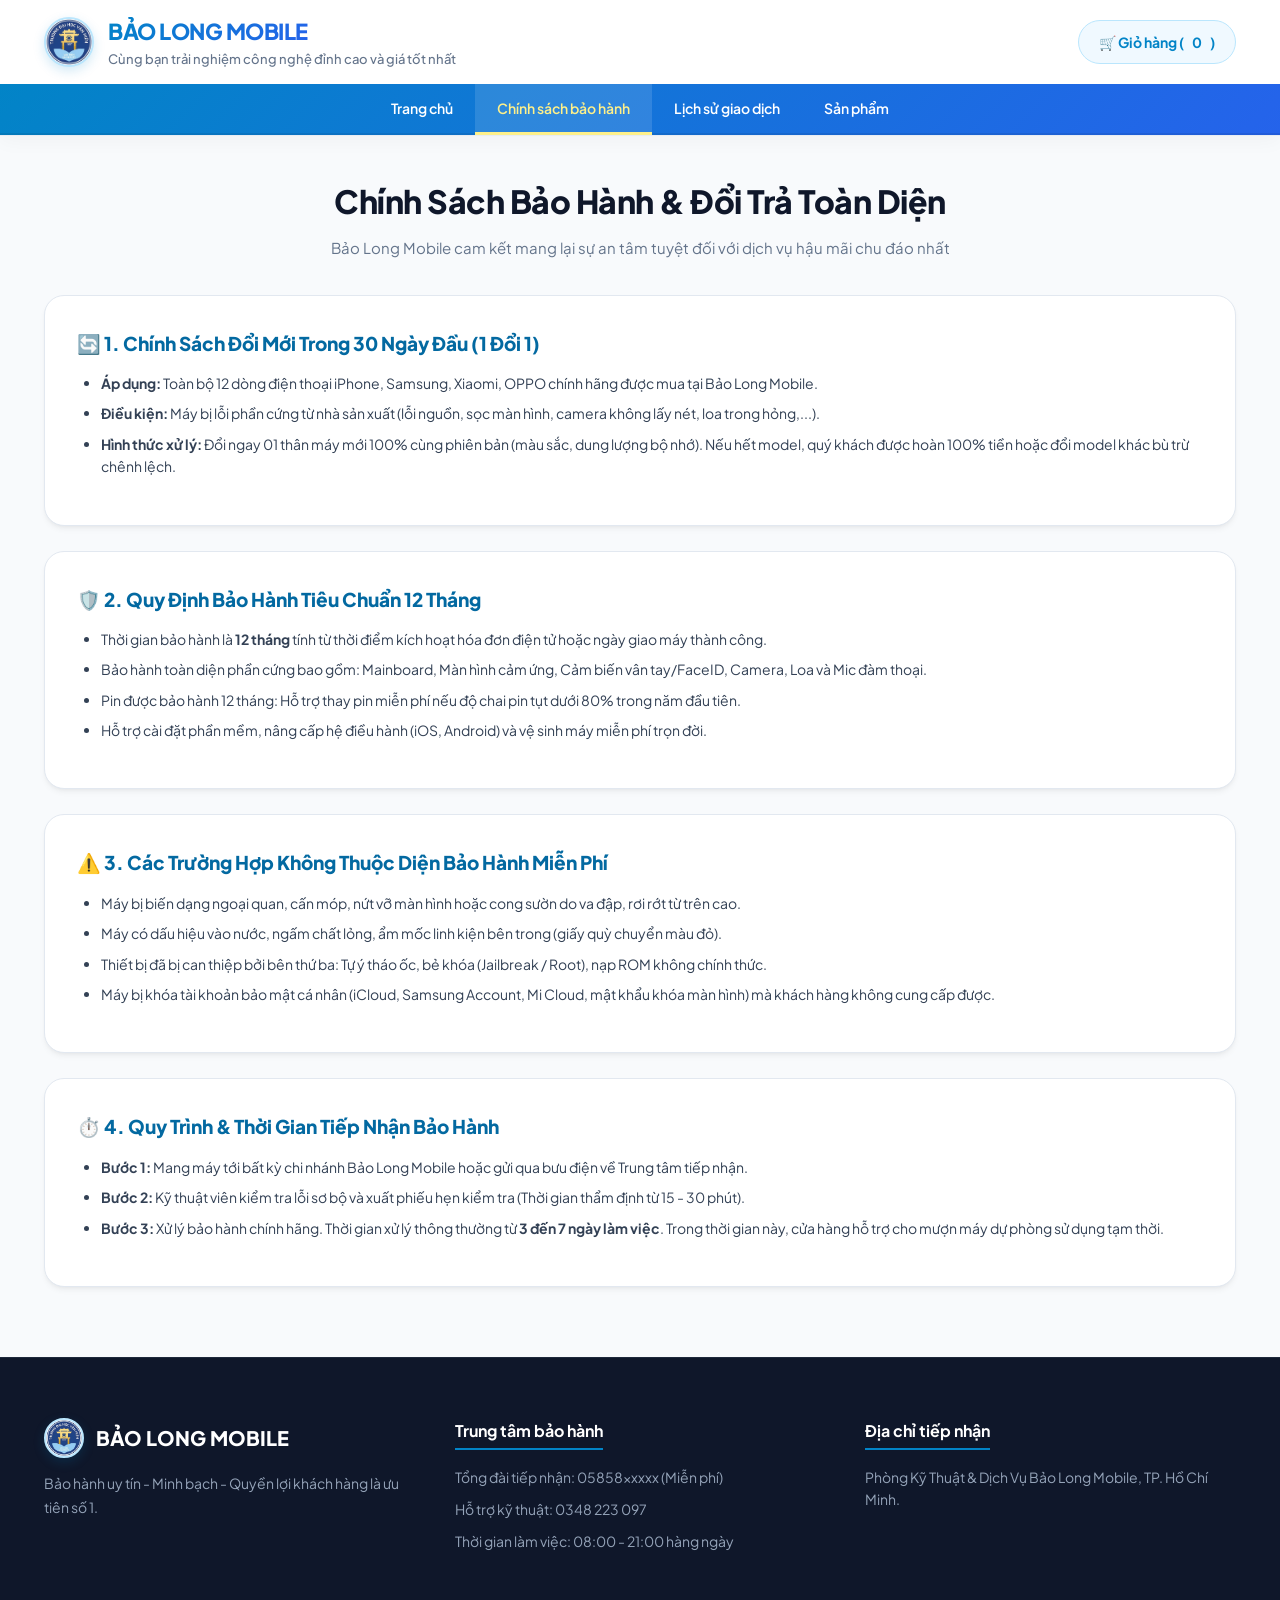
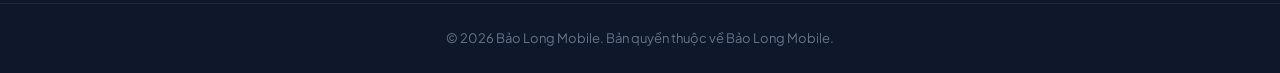
<file: chinhsach.html>
<!DOCTYPE html>
<html lang="vi">
<head>
    <meta charset="UTF-8">
    <meta name="viewport" content="width=device-width, initial-scale=1.0">
    <title>Chính Sách Bảo Hành & Đổi Trả - Bảo Long Mobile</title>
    <link rel="stylesheet" href="style.css">
</head>
<body>

    <header>
        <div class="header-container">
            <div class="header-logo-box">
                <div class="logo-img-wrapper">
                    <img src="anh1.png" alt="Logo Bảo Long Mobile">
                </div>
                <div class="header-title-box">
                    <h1><a href="index.html">BẢO LONG MOBILE</a></h1>
                    <p>Cùng bạn trải nghiệm công nghệ đỉnh cao và giá tốt nhất</p>
                </div>
            </div>
            <div class="header-cart" onclick="toggleCartModal()">
                🛒 Giỏ hàng (<span id="cartCount">0</span>)
            </div>
        </div>

        <nav>
            <a href="index.html">Trang chủ</a>
            <a href="chinhsach.html" class="active">Chính sách bảo hành</a>
            <a href="lichsu.html">Lịch sử giao dịch</a>
            <a href="index.html#phone-list">Sản phẩm</a>
        </nav>
    </header>

    <main class="main-wrapper">
        <h2 class="main-title">Chính Sách Bảo Hành & Đổi Trả Toàn Diện</h2>
        <p class="sub-heading">Bảo Long Mobile cam kết mang lại sự an tâm tuyệt đối với dịch vụ hậu mãi chu đáo nhất</p>

        <div class="policy-card">
            <h3>🔄 1. Chính Sách Đổi Mới Trong 30 Ngày Đầu (1 Đổi 1)</h3>
            <ul>
                <li><strong>Áp dụng:</strong> Toàn bộ 12 dòng điện thoại iPhone, Samsung, Xiaomi, OPPO chính hãng được mua tại Bảo Long Mobile.</li>
                <li><strong>Điều kiện:</strong> Máy bị lỗi phần cứng từ nhà sản xuất (lỗi nguồn, sọc màn hình, camera không lấy nét, loa trong hỏng,...).</li>
                <li><strong>Hình thức xử lý:</strong> Đổi ngay 01 thân máy mới 100% cùng phiên bản (màu sắc, dung lượng bộ nhớ). Nếu hết model, quý khách được hoàn 100% tiền hoặc đổi model khác bù trừ chênh lệch.</li>
            </ul>
        </div>

        <div class="policy-card">
            <h3>🛡️ 2. Quy Định Bảo Hành Tiêu Chuẩn 12 Tháng</h3>
            <ul>
                <li>Thời gian bảo hành là <strong>12 tháng</strong> tính từ thời điểm kích hoạt hóa đơn điện tử hoặc ngày giao máy thành công.</li>
                <li>Bảo hành toàn diện phần cứng bao gồm: Mainboard, Màn hình cảm ứng, Cảm biến vân tay/FaceID, Camera, Loa và Mic đàm thoại.</li>
                <li>Pin được bảo hành 12 tháng: Hỗ trợ thay pin miễn phí nếu độ chai pin tụt dưới 80% trong năm đầu tiên.</li>
                <li>Hỗ trợ cài đặt phần mềm, nâng cấp hệ điều hành (iOS, Android) và vệ sinh máy miễn phí trọn đời.</li>
            </ul>
        </div>

        <div class="policy-card">
            <h3>⚠️ 3. Các Trường Hợp Không Thuộc Diện Bảo Hành Miễn Phí</h3>
            <ul>
                <li>Máy bị biến dạng ngoại quan, cấn móp, nứt vỡ màn hình hoặc cong sườn do va đập, rơi rớt từ trên cao.</li>
                <li>Máy có dấu hiệu vào nước, ngấm chất lỏng, ẩm mốc linh kiện bên trong (giấy quỳ chuyển màu đỏ).</li>
                <li>Thiết bị đã bị can thiệp bởi bên thứ ba: Tự ý tháo ốc, bẻ khóa (Jailbreak / Root), nạp ROM không chính thức.</li>
                <li>Máy bị khóa tài khoản bảo mật cá nhân (iCloud, Samsung Account, Mi Cloud, mật khẩu khóa màn hình) mà khách hàng không cung cấp được.</li>
            </ul>
        </div>

        <div class="policy-card">
            <h3>⏱️ 4. Quy Trình & Thời Gian Tiếp Nhận Bảo Hành</h3>
            <ul>
                <li><strong>Bước 1:</strong> Mang máy tới bất kỳ chi nhánh Bảo Long Mobile hoặc gửi qua bưu điện về Trung tâm tiếp nhận.</li>
                <li><strong>Bước 2:</strong> Kỹ thuật viên kiểm tra lỗi sơ bộ và xuất phiếu hẹn kiểm tra (Thời gian thẩm định từ 15 - 30 phút).</li>
                <li><strong>Bước 3:</strong> Xử lý bảo hành chính hãng. Thời gian xử lý thông thường từ <strong>3 đến 7 ngày làm việc</strong>. Trong thời gian này, cửa hàng hỗ trợ cho mượn máy dự phòng sử dụng tạm thời.</li>
            </ul>
        </div>
    </main>

    <footer>
        <div class="footer-container">
            <div class="footer-brand-col">
                <div class="footer-logo-wrap">
                    <div class="logo-img-wrapper small">
                        <img src="anh1.png" alt="Logo Bảo Long Mobile">
                    </div>
                    <h1>BẢO LONG MOBILE</h1>
                </div>
                <p>Bảo hành uy tín - Minh bạch - Quyền lợi khách hàng là ưu tiên số 1.</p>
            </div>
            <div class="footer-info-col">
                <h4>Trung tâm bảo hành</h4>
                <p>Tổng đài tiếp nhận: 05858xxxxx (Miễn phí)</p>
                <p>Hỗ trợ kỹ thuật: 0348 223 097</p>
                <p>Thời gian làm việc: 08:00 - 21:00 hàng ngày</p>
            </div>
            <div class="footer-info-col">
                <h4>Địa chỉ tiếp nhận</h4>
                <p>Phòng Kỹ Thuật & Dịch Vụ Bảo Long Mobile, TP. Hồ Chí Minh.</p>
            </div>
        </div>
        <div class="footer-copyright">
            © 2026 Bảo Long Mobile. Bản quyền thuộc về Bảo Long Mobile.
        </div>
    </footer>

    <!-- MODAL GIỎ HÀNG -->
    <div class="modal" id="cartModal">
        <div class="modal-content-box">
            <span class="close-btn" onclick="closeModal('cartModal')">&times;</span>
            <h3>🛒 Giỏ hàng của bạn</h3>
            <div id="cartItemsList" style="margin: 15px 0;"></div>
            <div class="cart-summary-line">
                <span>Tổng tiền:</span>
                <span class="price-red" id="cartTotalPrice">0 VNĐ</span>
            </div>
            <button id="btnCheckoutModal" class="btn-proceed-checkout" onclick="openCheckoutModal()">TIẾN HÀNH THANH TOÁN →</button>
        </div>
    </div>

    <script src="script.js"></script>
</body>
</html>
</file>
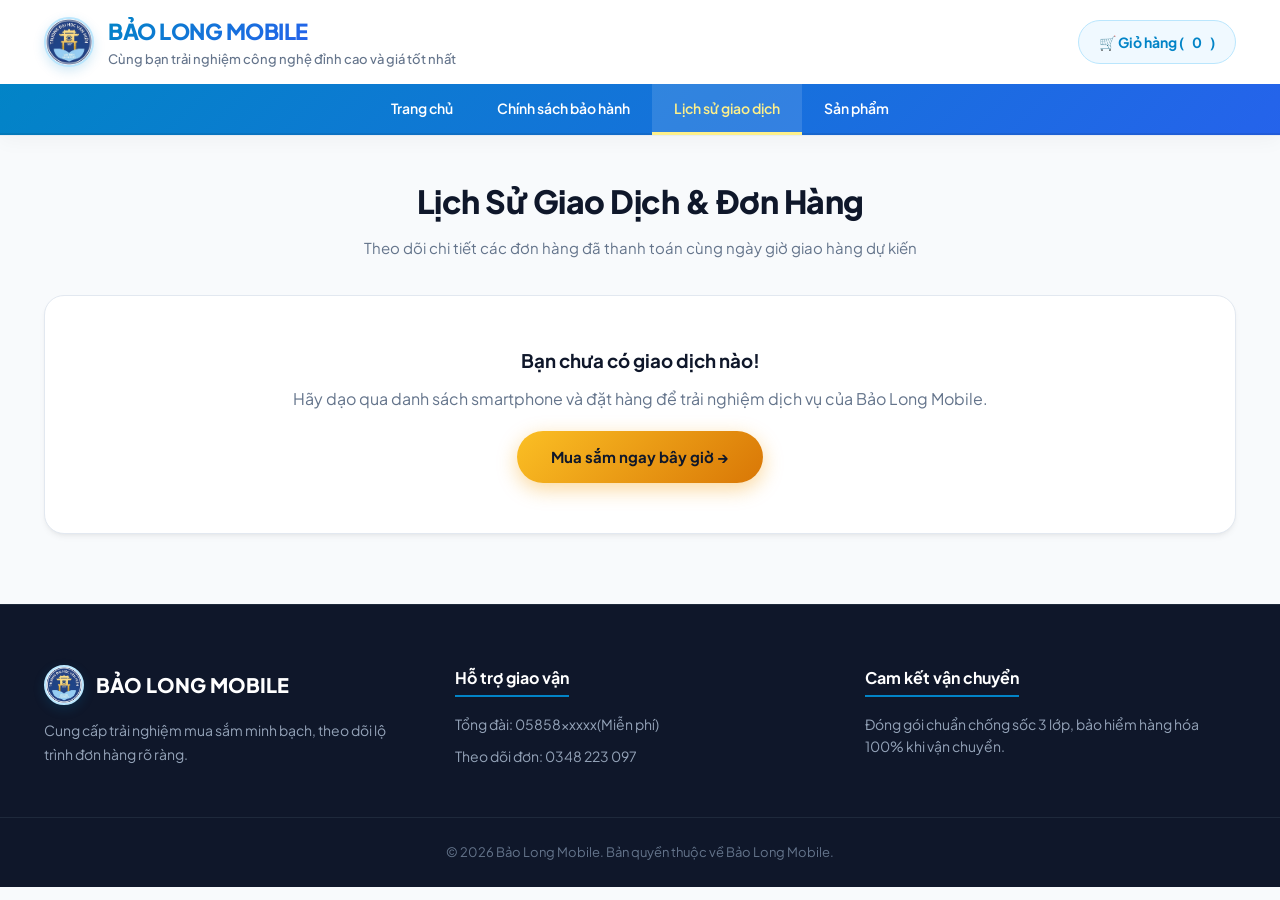
<file: lichsu.html>
<!DOCTYPE html>
<html lang="vi">
<head>
    <meta charset="UTF-8">
    <meta name="viewport" content="width=device-width, initial-scale=1.0">
    <title>Lịch Sử Giao Dịch - Bảo Long Mobile</title>
    <link rel="stylesheet" href="style.css">
</head>
<body>

    <header>
        <div class="header-container">
            <div class="header-logo-box">
                <div class="logo-img-wrapper">
                    <img src="anh1.png" alt="Logo Bảo Long Mobile">
                </div>
                <div class="header-title-box">
                    <h1><a href="index.html">BẢO LONG MOBILE</a></h1>
                    <p>Cùng bạn trải nghiệm công nghệ đỉnh cao và giá tốt nhất</p>
                </div>
            </div>
            <div class="header-cart" onclick="toggleCartModal()">
                🛒 Giỏ hàng (<span id="cartCount">0</span>)
            </div>
        </div>

        <nav>
            <a href="index.html">Trang chủ</a>
            <a href="chinhsach.html">Chính sách bảo hành</a>
            <a href="lichsu.html" class="active">Lịch sử giao dịch</a>
            <a href="index.html#phone-list">Sản phẩm</a>
        </nav>
    </header>

    <main class="main-wrapper">
        <h2 class="main-title">Lịch Sử Giao Dịch & Đơn Hàng</h2>
        <p class="sub-heading">Theo dõi chi tiết các đơn hàng đã thanh toán cùng ngày giờ giao hàng dự kiến</p>

        <div id="historyOrdersContainer"></div>
    </main>

    <footer>
        <div class="footer-container">
            <div class="footer-brand-col">
                <div class="footer-logo-wrap">
                    <div class="logo-img-wrapper small">
                        <img src="anh1.png" alt="Logo Bảo Long Mobile">
                    </div>
                    <h1>BẢO LONG MOBILE</h1>
                </div>
                <p>Cung cấp trải nghiệm mua sắm minh bạch, theo dõi lộ trình đơn hàng rõ ràng.</p>
            </div>
            <div class="footer-info-col">
                <h4>Hỗ trợ giao vận</h4>
                <p>Tổng đài: 05858xxxxx(Miễn phí)</p>
                <p>Theo dõi đơn: 0348 223 097</p>
            </div>
            <div class="footer-info-col">
                <h4>Cam kết vận chuyển</h4>
                <p>Đóng gói chuẩn chống sốc 3 lớp, bảo hiểm hàng hóa 100% khi vận chuyển.</p>
            </div>
        </div>
        <div class="footer-copyright">
            © 2026 Bảo Long Mobile. Bản quyền thuộc về Bảo Long Mobile.
        </div>
    </footer>

    <!-- MODAL GIỎ HÀNG -->
    <div class="modal" id="cartModal">
        <div class="modal-content-box">
            <span class="close-btn" onclick="closeModal('cartModal')">&times;</span>
            <h3>🛒 Giỏ hàng của bạn</h3>
            <div id="cartItemsList" style="margin: 15px 0;"></div>
            <div class="cart-summary-line">
                <span>Tổng tiền:</span>
                <span class="price-red" id="cartTotalPrice">0 VNĐ</span>
            </div>
            <button id="btnCheckoutModal" class="btn-proceed-checkout" onclick="openCheckoutModal()">TIẾN HÀNH THANH TOÁN →</button>
        </div>
    </div>

    <script src="script.js"></script>
</body>
</html>
</file>
<file: style.css>
/* GOOGLE FONTS */
@import url('https://fonts.googleapis.com/css2?family=Plus+Jakarta+Sans:wght@400;500;600;700;800&display=swap');

/* RESET & BIẾN TOÀN TRANG */
:root {
    --primary: #0284c7;
    --primary-gradient: linear-gradient(135deg, #0284c7 0%, #2563eb 100%);
    --primary-dark: #0369a1;
    --primary-light: #f0f9ff;
    --accent: #ef4444;
    --accent-gradient: linear-gradient(135deg, #ef4444 0%, #dc2626 100%);
    --dark: #0f172a;
    --dark-surface: #1e293b;
    --gray-bg: #f8fafc;
    --card-border: #e2e8f0;
    --text-main: #0f172a;
    --text-muted: #64748b;
    --radius-sm: 8px;
    --radius-md: 14px;
    --radius-lg: 20px;
    --shadow-subtle: 0 4px 6px -1px rgba(0, 0, 0, 0.05), 0 2px 4px -2px rgba(0, 0, 0, 0.05);
    --shadow-hover: 0 20px 25px -5px rgba(2, 132, 199, 0.1), 0 8px 10px -6px rgba(2, 132, 199, 0.1);
}

* {
    margin: 0;
    padding: 0;
    box-sizing: border-box;
    font-family: 'Plus Jakarta Sans', -apple-system, BlinkMacSystemFont, sans-serif;
    scroll-behavior: smooth;
}

body {
    background-color: #f8fafc;
    color: var(--text-main);
    line-height: 1.6;
}

a {
    text-decoration: none;
    color: inherit;
}

/* 1. HEADER & LOGO */
header {
    background: rgba(255, 255, 255, 0.95);
    backdrop-filter: blur(12px);
    -webkit-backdrop-filter: blur(12px);
    box-shadow: 0 4px 20px rgba(0, 0, 0, 0.04);
    position: sticky;
    top: 0;
    z-index: 1000;
    border-bottom: 1px solid rgba(226, 232, 240, 0.8);
}

.header-container {
    max-width: 1240px;
    margin: 0 auto;
    padding: 14px 24px;
    display: flex;
    justify-content: space-between;
    align-items: center;
}

.header-logo-box {
    display: flex;
    align-items: center;
    gap: 14px;
}

.logo-img-wrapper {
    width: 50px;
    height: 50px;
    border-radius: 50%;
    display: flex;
    align-items: center;
    justify-content: center;
    overflow: hidden;
    background: #ffffff;
    border: 2px solid #bae6fd;
    box-shadow: 0 4px 12px rgba(2, 132, 199, 0.18);
    transition: transform 0.3s ease;
}

.logo-img-wrapper:hover {
    transform: rotate(5deg) scale(1.05);
}

.logo-img-wrapper img {
    width: 100%;
    height: 100%;
    object-fit: cover;
    display: block;
}

.logo-img-wrapper.small {
    width: 40px;
    height: 40px;
}

.header-title-box h1 {
    font-size: 22px;
    font-weight: 800;
    letter-spacing: -0.5px;
}

.header-title-box h1 a {
    background: var(--primary-gradient);
    -webkit-background-clip: text;
    -webkit-text-fill-color: transparent;
}

.header-title-box p {
    font-size: 13px;
    color: var(--text-muted);
    font-weight: 500;
}

.header-cart {
    background: var(--primary-light);
    color: var(--primary);
    padding: 10px 20px;
    border-radius: 30px;
    font-weight: 700;
    font-size: 14px;
    cursor: pointer;
    border: 1px solid #bae6fd;
    display: flex;
    align-items: center;
    gap: 8px;
    transition: all 0.25s cubic-bezier(0.4, 0, 0.2, 1);
}

.header-cart:hover {
    background: var(--primary);
    color: #ffffff;
    transform: translateY(-2px);
    box-shadow: 0 8px 16px rgba(2, 132, 199, 0.25);
}

/* THANH NAV */
nav {
    background: var(--primary-gradient);
    display: flex;
    justify-content: center;
    padding: 0 15px;
    box-shadow: inset 0 -2px 0 rgba(0,0,0,0.08);
}

nav a {
    color: #ffffff;
    padding: 13px 22px;
    font-size: 14px;
    font-weight: 600;
    white-space: nowrap;
    transition: all 0.2s ease;
    border-bottom: 3px solid transparent;
}

nav a:hover, nav a.active {
    background: rgba(255, 255, 255, 0.12);
    color: #fef08a;
    border-bottom-color: #fef08a;
}

/* 2. HERO BANNER */
.hero-banner {
    position: relative;
    background: linear-gradient(135deg, rgba(15, 23, 42, 0.88), rgba(2, 132, 199, 0.85)), 
                url('https://images.unsplash.com/photo-1511707171634-5f897ff02aa9?w=1600') center/cover no-repeat;
    color: #ffffff;
    text-align: center;
    padding: 90px 20px 80px;
    overflow: hidden;
}

.hero-banner::after {
    content: '';
    position: absolute;
    bottom: 0;
    left: 0;
    right: 0;
    height: 30px;
    background: linear-gradient(to top, #f8fafc, transparent);
}

.hero-text-box {
    max-width: 800px;
    margin: 0 auto;
    position: relative;
    z-index: 2;
}

.hero-text-box h2 {
    font-size: 40px;
    font-weight: 800;
    margin-bottom: 16px;
    line-height: 1.25;
    letter-spacing: -0.5px;
}

.hero-text-box p {
    font-size: 17px;
    margin-bottom: 28px;
    color: #e2e8f0;
    font-weight: 400;
}

.btn-hero {
    display: inline-block;
    background: #f59e0b;
    background: linear-gradient(135deg, #fbbf24 0%, #d97706 100%);
    color: #0f172a;
    padding: 14px 34px;
    border-radius: 30px;
    font-weight: 700;
    font-size: 15px;
    transition: all 0.3s ease;
    box-shadow: 0 6px 20px rgba(245, 158, 11, 0.4);
}

.btn-hero:hover {
    transform: translateY(-3px) scale(1.02);
    box-shadow: 0 10px 25px rgba(245, 158, 11, 0.5);
}

/* 3. BỐ CỤC CHÍNH & TÌM KIẾM, BỘ LỌC */
.main-wrapper {
    max-width: 1240px;
    margin: 40px auto;
    padding: 0 24px;
}

.main-title {
    text-align: center;
    font-size: 32px;
    font-weight: 800;
    color: var(--dark);
    margin-bottom: 8px;
    letter-spacing: -0.5px;
}

.sub-heading {
    text-align: center;
    color: var(--text-muted);
    font-size: 15px;
    margin-bottom: 35px;
}

.search-container {
    max-width: 680px;
    margin: 0 auto 25px;
    position: relative;
    display: flex;
    align-items: center;
}

.search-container input {
    width: 100%;
    padding: 15px 24px 15px 52px;
    border: 1px solid var(--card-border);
    border-radius: 40px;
    font-size: 15px;
    outline: none;
    background: #ffffff;
    box-shadow: var(--shadow-subtle);
    transition: all 0.25s ease;
}

.search-container input:focus {
    border-color: var(--primary);
    box-shadow: 0 0 0 4px rgba(2, 132, 199, 0.15);
}

.search-icon {
    position: absolute;
    left: 20px;
    color: var(--text-muted);
    font-size: 18px;
}

.filter-wrapper {
    display: flex;
    justify-content: center;
    gap: 16px;
    margin-bottom: 40px;
    flex-wrap: wrap;
}

.select-item {
    display: flex;
    align-items: center;
    gap: 10px;
    background: #ffffff;
    padding: 10px 18px;
    border-radius: 30px;
    border: 1px solid var(--card-border);
    box-shadow: var(--shadow-subtle);
    transition: 0.2s;
}

.select-item:hover {
    border-color: #cbd5e1;
}

.select-item label {
    font-size: 14px;
    font-weight: 600;
    color: var(--text-muted);
}

.select-item select {
    border: none;
    background: transparent;
    font-size: 14px;
    outline: none;
    cursor: pointer;
    font-weight: 600;
    color: var(--text-main);
}

/* 4. LƯỚI CARD ARTICLE SẢN PHẨM */
.tour-list-grid {
    display: grid;
    grid-template-columns: repeat(auto-fill, minmax(280px, 1fr));
    gap: 24px;
}

article {
    background-color: #ffffff;
    border-radius: var(--radius-md);
    overflow: hidden;
    box-shadow: var(--shadow-subtle);
    border: 1px solid var(--card-border);
    display: flex;
    flex-direction: column;
    position: relative;
    transition: all 0.35s cubic-bezier(0.165, 0.84, 0.44, 1);
}

article:hover {
    transform: translateY(-8px);
    box-shadow: var(--shadow-hover);
    border-color: #bae6fd;
}

.badge-tag {
    position: absolute;
    top: 14px;
    left: 14px;
    background: #fef3c7;
    color: #92400e;
    font-size: 11px;
    font-weight: 800;
    padding: 4px 10px;
    border-radius: 20px;
    border: 1px solid #fde68a;
    z-index: 2;
    box-shadow: 0 2px 4px rgba(0,0,0,0.05);
}

.article-img-box {
    width: 100%;
    height: 240px;
    overflow: hidden;
    background-color: #ffffff;
    display: flex;
    align-items: center;
    justify-content: center;
    padding: 24px;
    cursor: pointer;
    border-bottom: 1px solid #f1f5f9;
}

article img {
    max-height: 190px;
    width: auto;
    max-width: 90%;
    object-fit: contain;
    transition: transform 0.4s ease;
}

article:hover img {
    transform: scale(1.08);
}

.article-content {
    padding: 18px 20px 20px;
    display: flex;
    flex-direction: column;
    flex: 1;
}

.article-content h3 {
    font-size: 16px;
    font-weight: 700;
    color: var(--dark);
    margin-bottom: 8px;
    height: 44px;
    display: -webkit-box;
    -webkit-line-clamp: 2;
    -webkit-box-orient: vertical;
    overflow: hidden;
}

.article-content h3 a {
    transition: color 0.2s;
}

.article-content h3 a:hover {
    color: var(--primary);
}

.meta-tags {
    display: flex;
    gap: 8px;
    font-size: 12px;
    margin-bottom: 14px;
}

.meta-tags span {
    background-color: #f1f5f9;
    padding: 4px 8px;
    border-radius: 6px;
    color: #475569;
    font-weight: 600;
}

.price-rating-row {
    display: flex;
    justify-content: space-between;
    align-items: center;
    border-top: 1px dashed var(--card-border);
    padding-top: 12px;
    margin-bottom: 16px;
}

.price-red {
    font-size: 18px;
    font-weight: 800;
    color: var(--accent);
}

.star-rating {
    color: #f59e0b;
    font-size: 13px;
    font-weight: bold;
}

.star-rating span {
    color: var(--text-muted);
    font-size: 12px;
    font-weight: normal;
}

.card-action-bar {
    display: flex;
    gap: 10px;
    margin-top: auto;
}

.btn-detail-link {
    flex: 1;
    text-align: center;
    background-color: #f1f5f9;
    color: var(--primary-dark);
    padding: 10px 0;
    border-radius: var(--radius-sm);
    font-size: 13px;
    font-weight: 700;
    transition: all 0.2s;
}

.btn-detail-link:hover {
    background-color: #e0f2fe;
    color: var(--primary);
}

.btn-add-cart-mini {
    background: var(--primary-gradient);
    color: #ffffff;
    border: none;
    padding: 10px 16px;
    border-radius: var(--radius-sm);
    font-size: 13px;
    font-weight: 700;
    cursor: pointer;
    transition: all 0.2s;
}

.btn-add-cart-mini:hover {
    opacity: 0.95;
    box-shadow: 0 4px 10px rgba(2, 132, 199, 0.3);
}

/* 5. GIAO DIỆN TRANG CHI TIẾT SẢN PHẨM */
.breadcrumb-nav {
    font-size: 14px;
    color: var(--text-muted);
    margin-bottom: 24px;
}

.breadcrumb-nav a {
    color: var(--primary);
    font-weight: 600;
}

.detail-layout-container {
    background: #ffffff;
    border-radius: var(--radius-lg);
    border: 1px solid var(--card-border);
    padding: 40px;
    display: flex;
    gap: 48px;
    box-shadow: var(--shadow-subtle);
    flex-wrap: wrap;
}

.detail-left-col {
    flex: 1;
    min-width: 320px;
    max-width: 480px;
}

.detail-big-img {
    width: 100%;
    height: 420px;
    border: 1px solid #f1f5f9;
    border-radius: var(--radius-md);
    background: #ffffff;
    display: flex;
    align-items: center;
    justify-content: center;
    padding: 30px;
    box-shadow: inset 0 0 20px rgba(0,0,0,0.02);
}

.detail-big-img img {
    max-width: 100%;
    max-height: 100%;
    object-fit: contain;
    transition: opacity 0.25s ease-in-out, transform 0.3s ease;
}

.policy-badge-box {
    margin-top: 20px;
    background-color: var(--gray-bg);
    border: 1px solid var(--card-border);
    border-radius: var(--radius-md);
    padding: 18px;
    font-size: 13px;
}

.policy-badge-box p {
    margin-bottom: 8px;
}

.detail-right-col {
    flex: 1.5;
    min-width: 320px;
}

.detail-phone-name {
    font-size: 30px;
    font-weight: 800;
    color: var(--dark);
    margin-bottom: 8px;
    letter-spacing: -0.5px;
}

.price-banner-detail {
    background: #fff1f2;
    padding: 16px 24px;
    border-radius: var(--radius-md);
    display: flex;
    align-items: center;
    gap: 16px;
    margin: 16px 0 24px;
    border: 1px solid #ffe4e6;
}

.price-banner-detail .price-red {
    font-size: 28px;
}

.price-old-through {
    text-decoration: line-through;
    color: var(--text-muted);
    font-size: 16px;
}

.sale-tag {
    background: var(--accent);
    color: #fff;
    padding: 4px 10px;
    border-radius: 6px;
    font-size: 12px;
    font-weight: 800;
}

.selection-title {
    font-size: 14px;
    font-weight: 700;
    margin: 16px 0 10px;
    color: var(--text-main);
}

.option-button-group {
    display: flex;
    gap: 10px;
    flex-wrap: wrap;
    margin-bottom: 14px;
}

.opt-btn {
    padding: 10px 18px;
    border: 1px solid #cbd5e1;
    background: #fff;
    border-radius: var(--radius-sm);
    font-size: 13px;
    cursor: pointer;
    font-weight: 600;
    transition: all 0.2s ease;
}

.opt-btn:hover {
    border-color: var(--primary);
    background: var(--primary-light);
}

.opt-btn.active {
    border-color: var(--primary);
    background: var(--primary-light);
    color: var(--primary);
    box-shadow: 0 0 0 2px rgba(2, 132, 199, 0.2);
}

.promo-highlight {
    background-color: #fffbeb;
    border: 1px dashed #f59e0b;
    border-radius: var(--radius-md);
    padding: 18px;
    margin: 24px 0;
    font-size: 14px;
}

.promo-highlight ul {
    margin-left: 20px;
    margin-top: 8px;
}

.detail-action-buttons {
    display: flex;
    gap: 16px;
    margin: 28px 0;
}

.btn-buy-primary {
    flex: 2;
    background: var(--accent-gradient);
    color: #fff;
    border: none;
    padding: 16px;
    border-radius: var(--radius-md);
    font-size: 16px;
    font-weight: 800;
    cursor: pointer;
    text-align: center;
    box-shadow: 0 6px 16px rgba(239, 68, 68, 0.3);
    transition: all 0.2s;
}

.btn-buy-primary:hover {
    transform: translateY(-2px);
    box-shadow: 0 10px 20px rgba(239, 68, 68, 0.4);
}

.btn-cart-secondary {
    flex: 1;
    background: var(--primary-gradient);
    color: #fff;
    border: none;
    padding: 16px;
    border-radius: var(--radius-md);
    font-size: 15px;
    font-weight: 700;
    cursor: pointer;
    box-shadow: 0 6px 16px rgba(2, 132, 199, 0.25);
    transition: all 0.2s;
}

.btn-cart-secondary:hover {
    transform: translateY(-2px);
    box-shadow: 0 10px 20px rgba(2, 132, 199, 0.35);
}

.specs-table {
    width: 100%;
    border-collapse: collapse;
    margin-top: 15px;
}

.specs-table td {
    padding: 12px 16px;
    border-bottom: 1px solid var(--card-border);
    font-size: 14px;
}

.specs-table td:first-child {
    font-weight: 700;
    color: var(--text-muted);
    width: 35%;
}

/* 6. CARD LỊCH SỬ GIAO DỊCH & CHÍNH SÁCH BẢO HÀNH */
.policy-card, .history-card {
    background: #ffffff;
    border-radius: var(--radius-lg);
    border: 1px solid var(--card-border);
    padding: 32px;
    box-shadow: var(--shadow-subtle);
    margin-bottom: 25px;
}

.policy-card h3 {
    color: var(--primary-dark);
    font-size: 19px;
    font-weight: 800;
    margin-bottom: 14px;
    display: flex;
    align-items: center;
    gap: 8px;
}

.policy-card ul {
    margin-left: 24px;
    margin-bottom: 15px;
}

.policy-card li {
    margin-bottom: 8px;
    font-size: 14px;
    color: #334155;
}

.order-header-box {
    display: flex;
    justify-content: space-between;
    align-items: center;
    border-bottom: 1px solid var(--card-border);
    padding-bottom: 16px;
    margin-bottom: 16px;
    flex-wrap: wrap;
    gap: 10px;
}

.order-code {
    font-size: 17px;
    font-weight: 800;
    color: var(--dark);
}

.order-status-badge {
    background-color: #dcfce7;
    color: #15803d;
    padding: 5px 12px;
    border-radius: 20px;
    font-size: 13px;
    font-weight: 700;
}

.order-timeline-grid {
    display: grid;
    grid-template-columns: repeat(auto-fit, minmax(220px, 1fr));
    gap: 16px;
    background: #f8fafc;
    padding: 18px;
    border-radius: var(--radius-md);
    margin-bottom: 16px;
    border: 1px solid #f1f5f9;
}

.timeline-item p {
    font-size: 12px;
    color: var(--text-muted);
    font-weight: 500;
}

.timeline-item strong {
    font-size: 14px;
    color: var(--dark);
}

.timeline-item.delivery strong {
    color: #0284c7;
}

.order-items-table {
    width: 100%;
    border-collapse: collapse;
    margin-bottom: 15px;
}

.order-items-table td {
    padding: 10px 0;
    border-bottom: 1px dashed var(--card-border);
    font-size: 14px;
}

.order-items-table td:last-child {
    text-align: right;
    font-weight: 700;
}

.order-total-bar {
    display: flex;
    justify-content: space-between;
    align-items: center;
    font-size: 17px;
    font-weight: 800;
    padding-top: 12px;
}

/* 7. MODAL GIỎ HÀNG & MODAL THANH TOÁN */
.modal {
    display: none;
    position: fixed;
    top: 0;
    left: 0;
    width: 100%;
    height: 100%;
    background-color: rgba(15, 23, 42, 0.65);
    backdrop-filter: blur(6px);
    -webkit-backdrop-filter: blur(6px);
    z-index: 2000;
    justify-content: center;
    align-items: center;
}

.modal-content-box {
    background: #ffffff;
    width: 90%;
    max-width: 600px;
    border-radius: var(--radius-lg);
    padding: 32px;
    position: relative;
    max-height: 90vh;
    overflow-y: auto;
    box-shadow: 0 25px 50px -12px rgba(0, 0, 0, 0.25);
}

.close-btn {
    position: absolute;
    top: 20px;
    right: 24px;
    font-size: 28px;
    cursor: pointer;
    color: var(--text-muted);
    transition: 0.2s;
}

.close-btn:hover {
    color: var(--dark);
    transform: rotate(90deg);
}

.cart-item-row {
    display: flex;
    justify-content: space-between;
    align-items: center;
    padding: 14px 0;
    border-bottom: 1px solid var(--card-border);
}

.qty-control-btn {
    padding: 4px 12px;
    border: 1px solid #cbd5e1;
    background: #f1f5f9;
    border-radius: 6px;
    cursor: pointer;
    font-weight: bold;
    transition: 0.2s;
}

.qty-control-btn:hover {
    background: #e2e8f0;
}

.cart-summary-line {
    display: flex;
    justify-content: space-between;
    font-size: 18px;
    font-weight: 800;
    margin: 24px 0;
}

.btn-proceed-checkout {
    width: 100%;
    background: var(--accent-gradient);
    color: white;
    border: none;
    padding: 16px;
    border-radius: var(--radius-md);
    font-size: 15px;
    font-weight: 700;
    cursor: pointer;
    box-shadow: 0 6px 16px rgba(239, 68, 68, 0.25);
    transition: 0.2s;
}

.btn-proceed-checkout:hover {
    box-shadow: 0 10px 20px rgba(239, 68, 68, 0.35);
}

.checkout-form {
    display: flex;
    flex-direction: column;
    gap: 16px;
    margin-top: 18px;
}

.form-group label {
    font-size: 13px;
    font-weight: 700;
    margin-bottom: 6px;
    display: block;
    color: #475569;
}

.form-group input, .form-group textarea, .form-group select {
    width: 100%;
    padding: 12px 16px;
    border: 1px solid #cbd5e1;
    border-radius: var(--radius-sm);
    font-size: 14px;
    outline: none;
    transition: 0.2s;
}

.form-group input:focus, .form-group textarea:focus {
    border-color: var(--primary);
    box-shadow: 0 0 0 3px rgba(2, 132, 199, 0.15);
}

.payment-methods-box {
    background: #f8fafc;
    border: 1px solid var(--card-border);
    border-radius: var(--radius-md);
    padding: 14px;
    display: flex;
    flex-direction: column;
    gap: 10px;
}

.payment-methods-box label {
    display: flex;
    align-items: center;
    gap: 10px;
    font-size: 14px;
    cursor: pointer;
    font-weight: 600;
}

.btn-confirm-payment {
    background: var(--primary-gradient);
    color: #fff;
    border: none;
    padding: 16px;
    border-radius: var(--radius-md);
    font-size: 16px;
    font-weight: 800;
    cursor: pointer;
    box-shadow: 0 6px 16px rgba(2, 132, 199, 0.25);
    transition: 0.2s;
}

.btn-confirm-payment:hover {
    box-shadow: 0 10px 20px rgba(2, 132, 199, 0.35);
}

/* 8. FOOTER */
footer {
    background-color: var(--dark);
    color: #cbd5e1;
    padding: 60px 0 24px;
    margin-top: 70px;
    border-top: 1px solid #1e293b;
}

.footer-container {
    max-width: 1240px;
    margin: 0 auto;
    padding: 0 24px;
    display: grid;
    grid-template-columns: repeat(auto-fit, minmax(260px, 1fr));
    gap: 40px;
    margin-bottom: 40px;
}

.footer-logo-wrap {
    display: flex;
    align-items: center;
    gap: 12px;
    margin-bottom: 14px;
}

.footer-logo-wrap h1 {
    font-size: 20px;
    color: #ffffff;
    font-weight: 800;
}

.footer-brand-col p {
    font-size: 14px;
    color: #94a3b8;
    line-height: 1.7;
}

.footer-info-col h4 {
    font-size: 16px;
    color: #ffffff;
    font-weight: 700;
    margin-bottom: 16px;
    border-bottom: 2px solid var(--primary);
    display: inline-block;
    padding-bottom: 4px;
}

.footer-info-col p {
    font-size: 14px;
    margin-bottom: 10px;
    color: #94a3b8;
}

.footer-copyright {
    text-align: center;
    padding-top: 24px;
    border-top: 1px solid #1e293b;
    font-size: 13px;
    color: #64748b;
}
</file>
